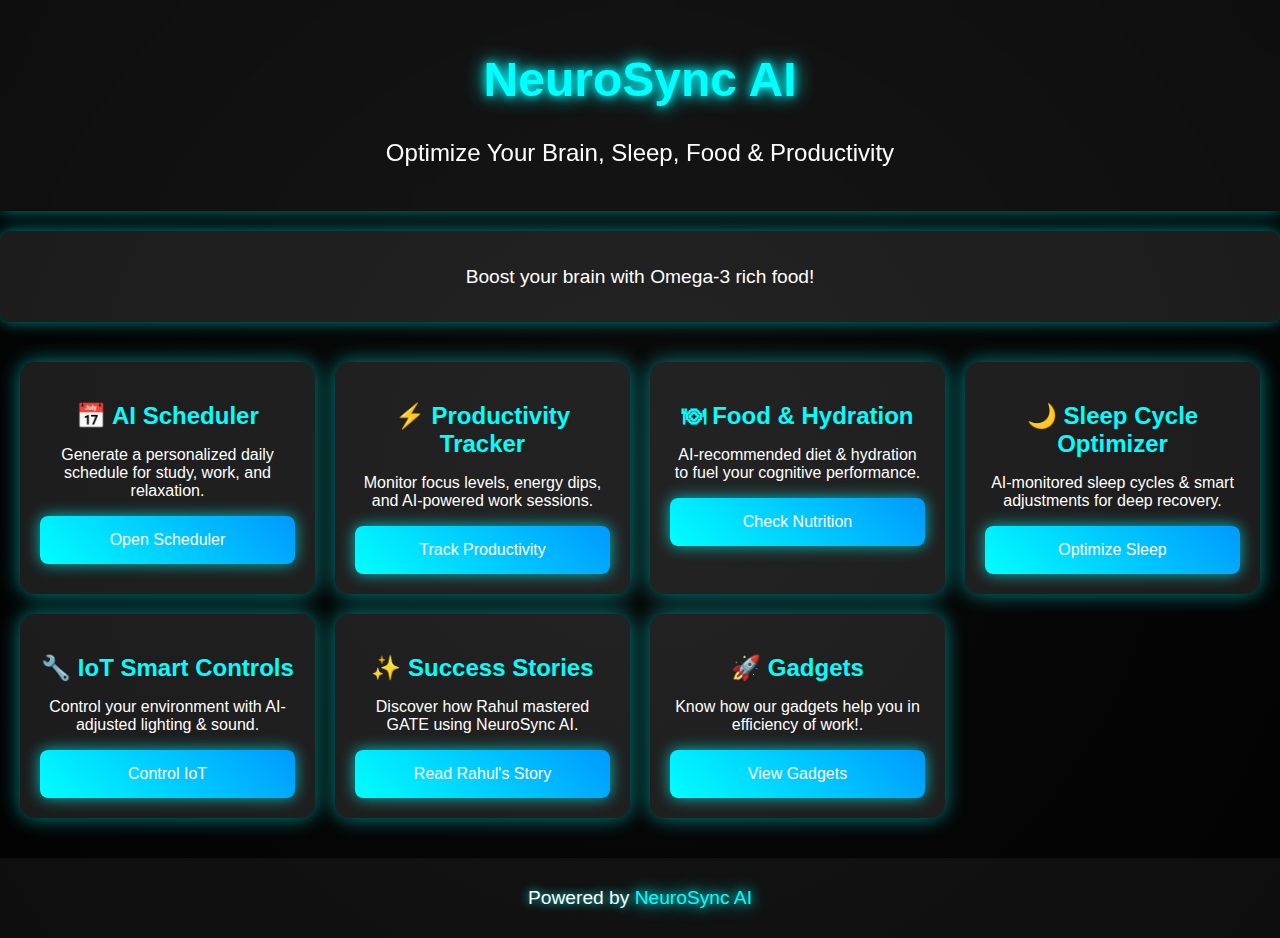
<file: index.html>
<!DOCTYPE html>
<html lang="en">
<head>
    <meta charset="UTF-8">
    <meta name="viewport" content="width=device-width, initial-scale=1.0">
    <title>NeuroSync AI - Dashboard</title>
    <link rel="stylesheet" href="dashboard.css">
    <script src="https://code.jquery.com/jquery-3.6.0.min.js"></script>
</head>
<body>

    <div class="container">
        <!-- Glowing Header -->
        <header>
            <h1 class="neon-text">NeuroSync AI</h1>
            <p class="subtitle">Optimize Your Brain, Sleep, Food & Productivity</p>
        </header>

        <!-- AI Assistant Notification -->
        <div class="ai-assistant">
            <p id="ai-message">Loading AI Recommendations...</p>
        </div>

        <!-- Main Dashboard Sections -->
        <section class="dashboard">
            <!-- AI Scheduler -->
            <div class="dashboard-card ai-scheduler">
                <h2>📅 AI Scheduler</h2>
                <p>Generate a personalized daily schedule for study, work, and relaxation.</p>
                <button class="glow-btn" onclick="redirectTo('ai-scheduler.html')">Open Scheduler</button>
            </div>

            <!-- Productivity Tracker -->
            <div class="dashboard-card productivity">
                <h2>⚡ Productivity Tracker</h2>
                <p>Monitor focus levels, energy dips, and AI-powered work sessions.</p>
                <button class="glow-btn" onclick="redirectTo('productivity-tracker.html')">Track Productivity</button>
            </div>

            <!-- Food & Hydration -->
            <div class="dashboard-card food-hydration">
                <h2>🍽 Food & Hydration</h2>
                <p>AI-recommended diet & hydration to fuel your cognitive performance.</p>
                <button class="glow-btn" onclick="redirectTo('food-hydration.html')">Check Nutrition</button>
            </div>

            <!-- Sleep Optimizer -->
            <div class="dashboard-card sleep-optimizer">
                <h2>🌙 Sleep Cycle Optimizer</h2>
                <p>AI-monitored sleep cycles & smart adjustments for deep recovery.</p>
                <button class="glow-btn" onclick="redirectTo('sleep-optimizer.html')">Optimize Sleep</button>
            </div>

            <!-- IoT Smart Controls -->
            <div class="dashboard-card iot-controls">
                <h2>🔧 IoT Smart Controls</h2>
                <p>Control your environment with AI-adjusted lighting & sound.</p>
                <button class="glow-btn" onclick="redirectTo('iot-controls.html')">Control IoT</button>
            </div>

            <!-- ✨ Success Stories -->
            <div class="dashboard-card success-stories">
                <h2>✨ Success Stories</h2>
                <p>Discover how Rahul mastered GATE using NeuroSync AI.</p>
                <button class="glow-btn" onclick="redirectTo('story.html')">Read Rahul's Story</button>
            </div>

            <!-- 🛠️ AI Gadgets Section -->
            <div class="dashboard-card  gadgets">
                <h2>🚀 Gadgets</h2>
                <p>Know how our gadgets help you in efficiency of work!.</p>
                <button class="glow-btn" onclick="redirectTo('gadgets.html')">View Gadgets</button>
            </div>
        </section>

        <!-- Footer -->
        <footer>
            <p>Powered by <span class="neon-text">NeuroSync AI</span></p>
        </footer>
    </div>

    <script src="dashboard.js"></script>

</body>
</html>
</file>
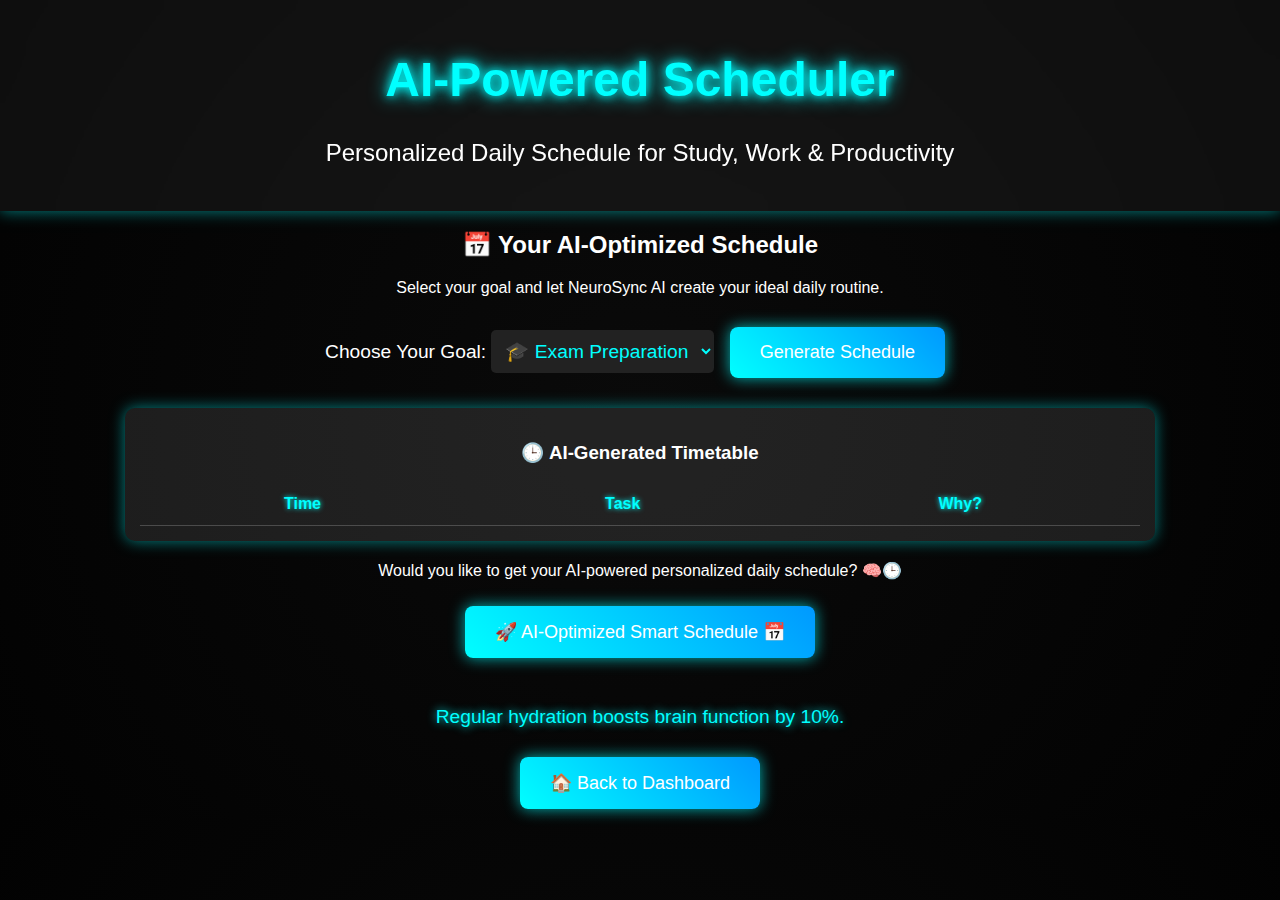
<file: ai-scheduler.html>
<!DOCTYPE html>
<html lang="en">
<head>
    <meta charset="UTF-8">
    <meta name="viewport" content="width=device-width, initial-scale=1.0">
    <title>NeuroSync AI - AI Scheduler</title>
    <link rel="stylesheet" href="ai-scheduler.css">
    <script src="https://code.jquery.com/jquery-3.6.0.min.js"></script>
</head>
<body>

    <div class="container">
        <!-- Header -->
        <header>
            <h1 class="neon-text">AI-Powered Scheduler</h1>
            <p class="subtitle">Personalized Daily Schedule for Study, Work & Productivity</p>
        </header>

        <!-- AI-generated Timetable Section -->
        <section class="scheduler">
            <h2>📅 Your AI-Optimized Schedule</h2>
            <p>Select your goal and let NeuroSync AI create your ideal daily routine.</p>

            <!-- User Input Section -->
            <div class="user-input">
                <label for="goal">Choose Your Goal:</label>
                <select id="goal">
                    <option value="study">🎓 Exam Preparation</option>
                    <option value="work">💼 Work Productivity</option>
                </select>
                <button class="glow-btn" id="generate-schedule">Generate Schedule</button>
            </div>

            <!-- AI-Generated Schedule -->
            <div class="schedule-output">
                <h3>🕒 AI-Generated Timetable</h3>
                <table id="schedule-table">
                    <thead>
                        <tr>
                            <th>Time</th>
                            <th>Task</th>
                            <th>Why?</th>
                        </tr>
                    </thead>
                    <tbody>
                        <!-- Schedule will be populated here dynamically -->
                    </tbody>
                </table>
            </div>
        </section>

        <div class="ai-chat-section">
            <p>Would you like to get your AI-powered personalized daily schedule? 🧠🕒</p>
            <button class="glow-btn chat-ai" onclick="window.open('https://chatgpt.com/', '_blank')">
                🚀 AI-Optimized Smart Schedule 📅
            </button>
        </div>
        <br>






        <!-- AI Tips -->
        <div class="ai-tips">
            <p id="ai-tip">Loading AI Insights...</p>
        </div>

        <!-- Back to Dashboard Button -->
        <button class="glow-btn" onclick="window.location.href='index.html'">🏠 Back to Dashboard</button>

    </div>

    <script src="ai-scheduler.js"></script>

</body>
</html>
</file>
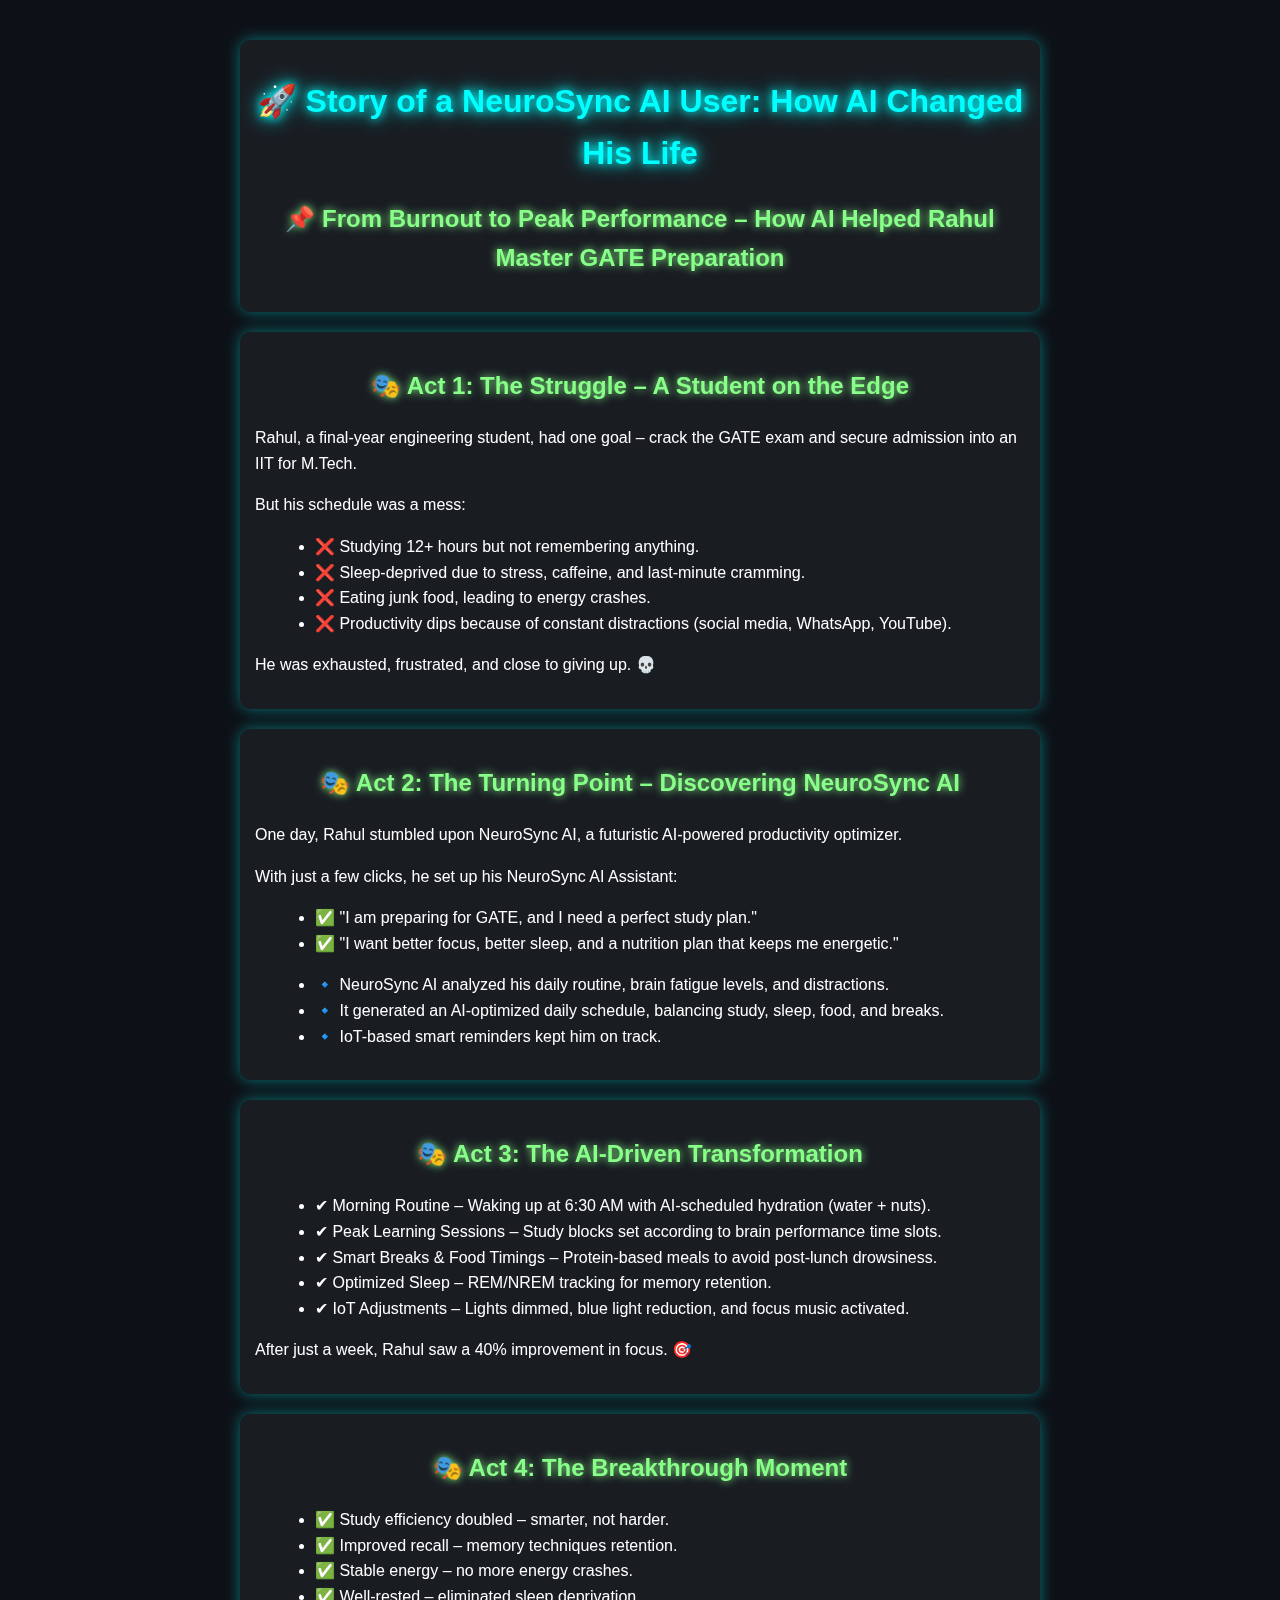
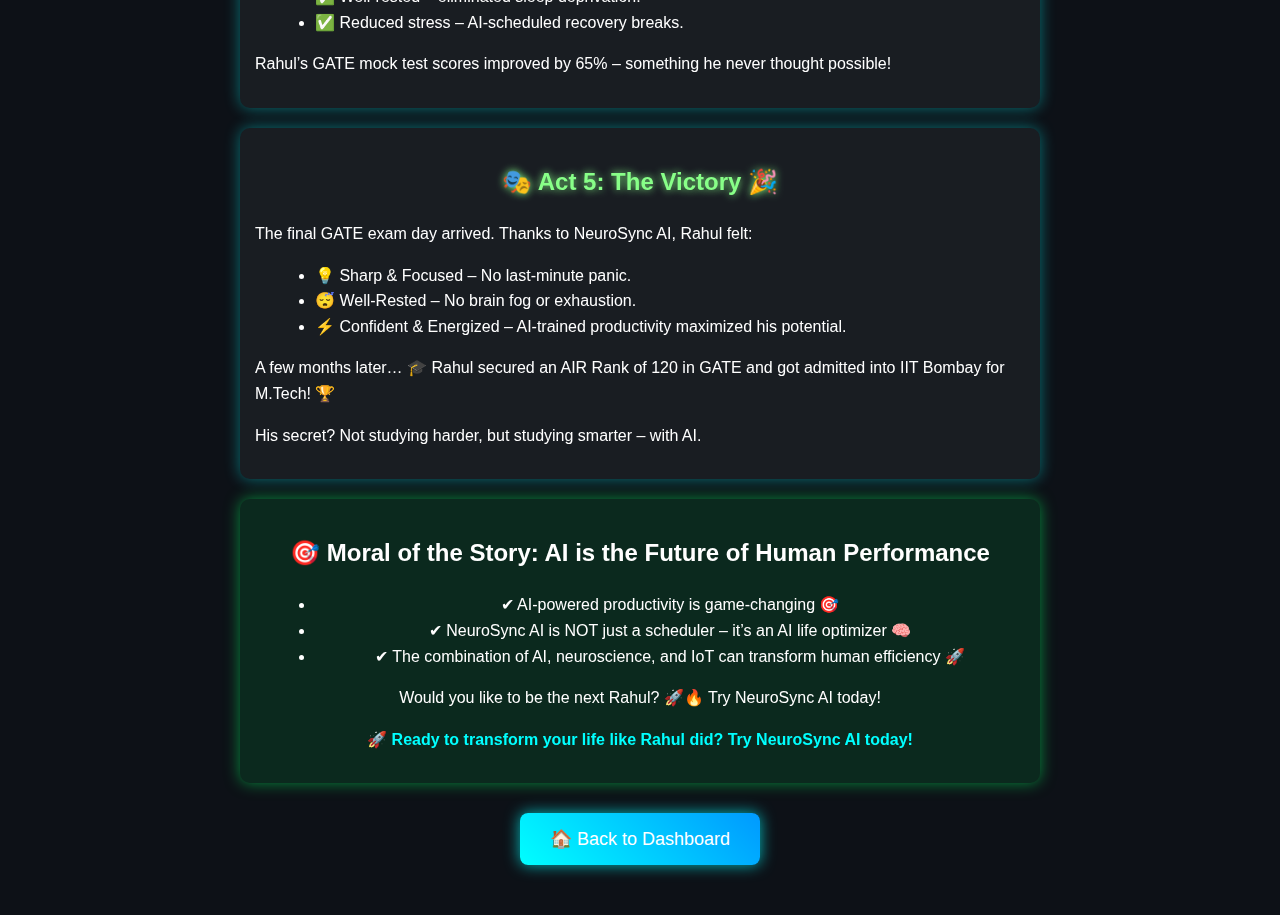
<file: story.html>
<!DOCTYPE html>
<html lang="en">
<head>
    <meta charset="UTF-8">
    <meta name="viewport" content="width=device-width, initial-scale=1.0">
    <title>NeuroSync AI - Rahul's Story</title>
    <link rel="stylesheet" href="story.css">
</head>
<body>

<div class="container">
    <header class="header">
        <h1 class="neon-title">🚀 Story of a NeuroSync AI User: How AI Changed His Life</h1>
        <h2 class="subtitle">📌 From Burnout to Peak Performance – How AI Helped Rahul Master GATE Preparation</h2>
    </header>

    <section class="act">
        <h2 class="act-title">🎭 Act 1: The Struggle – A Student on the Edge</h2>
        <p>Rahul, a final-year engineering student, had one goal – crack the GATE exam and secure admission into an IIT for M.Tech.</p>
        <p>But his schedule was a mess:</p>
        <ul class="problems">
            <li>❌ Studying 12+ hours but not remembering anything.</li>
            <li>❌ Sleep-deprived due to stress, caffeine, and last-minute cramming.</li>
            <li>❌ Eating junk food, leading to energy crashes.</li>
            <li>❌ Productivity dips because of constant distractions (social media, WhatsApp, YouTube).</li>
        </ul>
        <p>He was exhausted, frustrated, and close to giving up. 💀</p>
    </section>

    <section class="act">
        <h2 class="act-title">🎭 Act 2: The Turning Point – Discovering NeuroSync AI</h2>
        <p>One day, Rahul stumbled upon NeuroSync AI, a futuristic AI-powered productivity optimizer.</p>
        <p>With just a few clicks, he set up his NeuroSync AI Assistant:</p>
        <ul class="solutions">
            <li>✅ "I am preparing for GATE, and I need a perfect study plan."</li>
            <li>✅ "I want better focus, better sleep, and a nutrition plan that keeps me energetic."</li>
        </ul>
        <ul class="features">
            <li>🔹 NeuroSync AI analyzed his daily routine, brain fatigue levels, and distractions.</li>
            <li>🔹 It generated an AI-optimized daily schedule, balancing study, sleep, food, and breaks.</li>
            <li>🔹 IoT-based smart reminders kept him on track.</li>
        </ul>
    </section>

    <section class="act">
        <h2 class="act-title">🎭 Act 3: The AI-Driven Transformation</h2>
        <ul class="transformation">
            <li>✔ Morning Routine – Waking up at 6:30 AM with AI-scheduled hydration (water + nuts).</li>
            <li>✔ Peak Learning Sessions – Study blocks set according to brain performance time slots.</li>
            <li>✔ Smart Breaks & Food Timings – Protein-based meals to avoid post-lunch drowsiness.</li>
            <li>✔ Optimized Sleep – REM/NREM tracking for memory retention.</li>
            <li>✔ IoT Adjustments – Lights dimmed, blue light reduction, and focus music activated.</li>
        </ul>
        <p>After just a week, Rahul saw a 40% improvement in focus. 🎯</p>
    </section>

    <section class="act">
        <h2 class="act-title">🎭 Act 4: The Breakthrough Moment</h2>
        <ul class="results">
            <li>✅ Study efficiency doubled – smarter, not harder.</li>
            <li>✅ Improved recall – memory techniques retention.</li>
            <li>✅ Stable energy – no more energy crashes.</li>
            <li>✅ Well-rested – eliminated sleep deprivation.</li>
            <li>✅ Reduced stress – AI-scheduled recovery breaks.</li>
        </ul>
        <p>Rahul’s GATE mock test scores improved by 65% – something he never thought possible!</p>
    </section>

    <section class="act">
        <h2 class="act-title">🎭 Act 5: The Victory 🎉</h2>
        <p>The final GATE exam day arrived. Thanks to NeuroSync AI, Rahul felt:</p>
        <ul class="final-results">
            <li>💡 Sharp & Focused – No last-minute panic.</li>
            <li>😴 Well-Rested – No brain fog or exhaustion.</li>
            <li>⚡ Confident & Energized – AI-trained productivity maximized his potential.</li>
        </ul>
        <p>A few months later… 🎓 Rahul secured an AIR Rank of 120 in GATE and got admitted into IIT Bombay for M.Tech! 🏆</p>
        <p>His secret? Not studying harder, but studying smarter – with AI.</p>
    </section>

    <section class="conclusion">
        <h2>🎯 Moral of the Story: AI is the Future of Human Performance</h2>
        <ul class="key-takeaways">
            <li>✔ AI-powered productivity is game-changing 🎯</li>
            <li>✔ NeuroSync AI is NOT just a scheduler – it’s an AI life optimizer 🧠</li>
            <li>✔ The combination of AI, neuroscience, and IoT can transform human efficiency 🚀</li>
        </ul>
        <p>Would you like to be the next Rahul? 🚀🔥 Try NeuroSync AI today!</p>
    </section>

    <!-- Back to Dashboard Button -->
    <div class="btn-container">
        <button class="glow-btn" onclick="window.location.href='index.html'">🏠 Back to Dashboard</button>
    </div>

</div>

<script src="story.js"></script>
</body>
</html>
</file>
<file: dashboard.css>
/* General Layout */
body {
    background: radial-gradient(circle, #0a0a0a, #020202);
    color: #fff;
    font-family: 'Arial', sans-serif;
    text-align: center;
    margin: 0;
    padding: 0;
}

/* Glowing Header */
header {
    padding: 20px;
    font-size: 1.5em;
    background: rgba(255, 255, 255, 0.05);
    box-shadow: 0px 0px 15px rgba(0, 255, 255, 0.5);
    backdrop-filter: blur(10px);
}

/* Neon Text */
.neon-text {
    color: #00ffff;
    text-shadow: 0 0 10px #00ffff, 0 0 20px #00ffff;
}

/* AI Assistant */
.ai-assistant {
    margin: 20px auto;
    padding: 15px;
    background: rgba(255, 255, 255, 0.1);
    border-radius: 10px;
    box-shadow: 0 0 15px rgba(0, 255, 255, 0.5);
    font-size: 1.2em;
}

/* Dashboard Layout */
.dashboard {
    display: grid;
    grid-template-columns: repeat(auto-fit, minmax(280px, 1fr)); /* Flexible grid */
    gap: 20px;
    padding: 20px;
    justify-content: center;
}

/* Dashboard Cards */
.dashboard-card {
    background: rgba(255, 255, 255, 0.1);
    padding: 20px;
    border-radius: 15px;
    box-shadow: 0 0 20px rgba(0, 255, 255, 0.5);
    transition: transform 0.3s ease-in-out, box-shadow 0.3s ease-in-out;
    text-align: center;
}

/* Hover Effect */
.dashboard-card:hover {
    transform: scale(1.05);
    box-shadow: 0 0 30px rgba(0, 255, 255, 1);
}

/* Titles inside Dashboard Cards */
.dashboard-card h2 {
    font-size: 1.5em;
    color: #00ffff;
    margin-bottom: 10px;
}

/* Button Container (Ensures full width on mobile) */
.dashboard-card .glow-btn {
    width: 100%;
    padding: 15px;
    font-size: 16px;
    border-radius: 8px;
    background: linear-gradient(45deg, #00ffff, #0099ff);
    border: none;
    color: white;
    cursor: pointer;
    box-shadow: 0 0 15px rgba(0, 255, 255, 0.7);
    transition: 0.3s;
    display: block; /* Ensures full width */
    margin-top: 10px;
}

/* Button Hover Effect */
.dashboard-card .glow-btn:hover {
    box-shadow: 0 0 30px rgba(0, 255, 255, 1);
    transform: scale(1.1);
}

/* Footer */
footer {
    margin-top: 20px;
    padding: 10px;
    font-size: 1.2em;
    background: rgba(255, 255, 255, 0.05);
    text-shadow: 0 0 10px #00ffff;
}

/* Responsive Tweaks */
@media screen and (max-width: 768px) {
    .dashboard {
        grid-template-columns: 1fr; /* Single column for mobile */
    }

    .dashboard-card {
        width: 90%;
        margin: auto;
    }

    .glow-btn {
        font-size: 14px;
        padding: 12px;
    }
}
</file>
<file: ai-scheduler.css>
/* General Styles */
body {
    background: radial-gradient(circle, #0a0a0a, #020202);
    color: #fff;
    font-family: 'Arial', sans-serif;
    text-align: center;
    margin: 0;
    padding: 0;
}

/* Header */
header {
    padding: 20px;
    font-size: 1.5em;
    background: rgba(255, 255, 255, 0.05);
    box-shadow: 0px 0px 15px rgba(0, 255, 255, 0.5);
    backdrop-filter: blur(10px);
}

/* Neon Text */
.neon-text {
    color: #00ffff;
    text-shadow: 0 0 10px #00ffff, 0 0 20px #00ffff;
}

/* User Input */
.user-input {
    margin: 20px 0;
    font-size: 1.2em;
}

select {
    padding: 10px;
    font-size: 1em;
    border-radius: 5px;
    border: none;
    background: #222;
    color: #00ffff;
}

/* AI-Generated Schedule */
.schedule-output {
    width: 100%;
    max-width: 1000px;
    margin: 20px auto;
    padding: 15px;
    background: rgba(255, 255, 255, 0.1);
    border-radius: 10px;
    box-shadow: 0 0 15px rgba(0, 255, 255, 0.5);
}

/* Table Styling */
.schedule-output table {
    width: 100%;
    border-collapse: collapse;
}

.schedule-output th,
.schedule-output td {
    padding: 12px;
    border-bottom: 1px solid rgba(255, 255, 255, 0.2);
    text-align: center;
    word-wrap: break-word;
}

.schedule-output th {
    color: #00ffff;
    text-shadow: 0 0 5px #00ffff;
}

/* Table Responsiveness */
.table-container {
    overflow-x: auto;
    width: 100%;
}

.schedule-output table {
    min-width: 600px; /* Ensures the table is never too small */
    white-space: nowrap;
}

/* AI Tips */
.ai-tips {
    margin-top: 20px;
    font-size: 1.2em;
    color: #00ffff;
    text-shadow: 0 0 10px #00ffff;
}

/* Buttons */
.glow-btn {
    background: linear-gradient(45deg, #00ffff, #0099ff);
    border: none;
    color: white;
    padding: 15px 30px;
    font-size: 18px;
    margin: 10px;
    border-radius: 8px;
    cursor: pointer;
    box-shadow: 0 0 15px rgba(0, 255, 255, 0.7);
    transition: 0.3s;
}

.glow-btn:hover {
    box-shadow: 0 0 30px rgba(0, 255, 255, 1);
    transform: scale(1.1);
}

/* Mobile Responsiveness */
@media screen and (max-width: 768px) {
    .schedule-output {
        width: 95%;
        overflow-x: auto; /* Enables scrolling for small screens */
    }

    .table-container {
        width: 100%;
        overflow-x: auto;
    }

    .schedule-output table {
        min-width: 600px;
    }

    .glow-btn {
        font-size: 14px;
        padding: 12px;
    }
}
</file>
<file: story.css>
body {
    background-color: #0d1117;
    color: #ffffff;
    font-family: Arial, sans-serif;
    margin: 0;
    padding: 0;
    line-height: 1.6;
}

.container {
    max-width: 800px;
    margin: auto;
    padding: 20px;
}

.neon-title {
    color: #00ffff;
    text-shadow: 0 0 10px #00ffff, 0 0 20px #00ffff;
    text-align: center;
}

.subtitle, .act-title {
    color: #88ff88;
    text-shadow: 0 0 8px #88ff88;
    text-align: center;
}

header, section {
    background: rgba(255, 255, 255, 0.05);
    backdrop-filter: blur(5px);
    margin: 20px 0;
    padding: 15px;
    border-radius: 10px;
    box-shadow: 0 0 15px rgba(0, 255, 255, 0.4);
}

ul {
    margin-left: 20px;
}

.conclusion {
    background: rgba(0, 255, 100, 0.1);
    box-shadow: 0 0 15px rgba(0, 255, 100, 0.5);
    text-align: center;
}

@media (max-width: 600px) {
    .container {
        padding: 10px;
    }
    h1, h2 {
        font-size: 1.3em;
    }
}

/* Buttons */
.glow-btn {
    background: linear-gradient(45deg, #00ffff, #0099ff);
    border: none;
    color: white;
    padding: 15px 30px;
    font-size: 18px;
    margin: 10px;
    border-radius: 8px;
    cursor: pointer;
    box-shadow: 0 0 15px rgba(0, 255, 255, 0.7);
    transition: 0.3s;
}

.glow-btn:hover {
    box-shadow: 0 0 30px rgba(0, 255, 255, 1);
    transform: scale(1.1);
}

/* Center Button Container */
.btn-container {
    display: flex;
    justify-content: center;
    margin: 20px 0;
}
</file>
